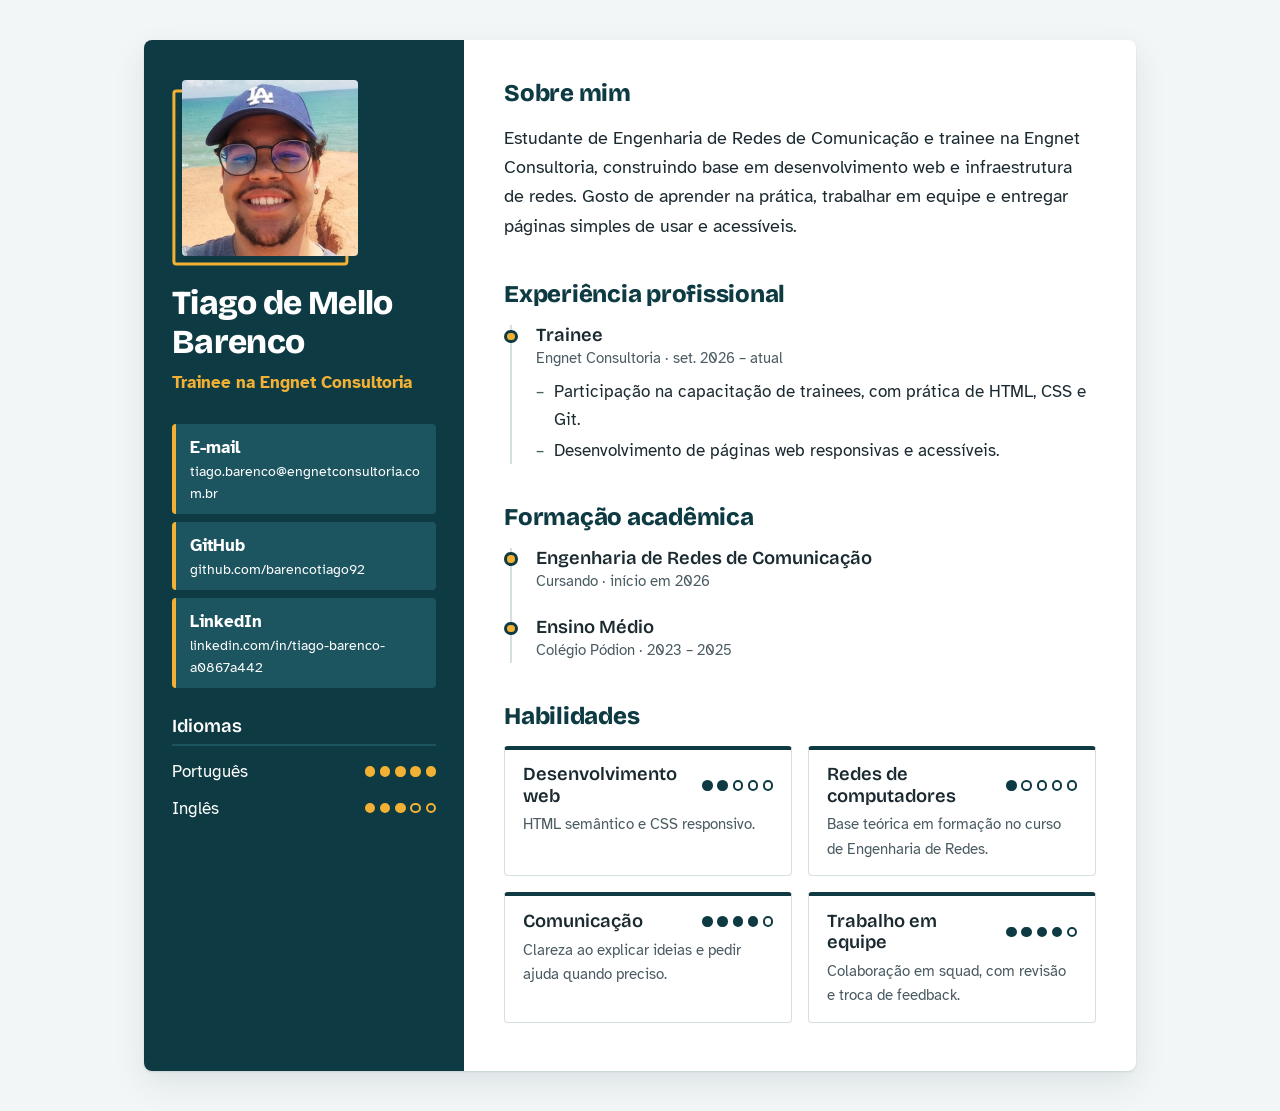
<file: index.html>
<!DOCTYPE html>
<html lang="pt-BR">
<head>
  <meta charset="UTF-8">
  <meta name="viewport" content="width=device-width, initial-scale=1">
  <meta name="description" content="Currículo de Tiago de Mello Barenco – Trainee na Engnet Consultoria e estudante de Engenharia de Redes de Comunicação">
  <meta name="color-scheme" content="light dark">
  <title>Tiago de Mello Barenco | Currículo</title>

  <link rel="preconnect" href="https://fonts.googleapis.com">
  <link rel="preconnect" href="https://fonts.gstatic.com" crossorigin>
  <link rel="stylesheet" href="https://fonts.googleapis.com/css2?family=Atkinson+Hyperlegible:ital,wght@0,400;0,700;1,400&family=Bricolage+Grotesque:opsz,wght@12..96,600;12..96,800&display=swap">
  <style>
    /* =========================================================
       Currículo – HTML e CSS puro (sem bibliotecas)
       ========================================================= */

    /* ---------- Variáveis ---------- */
    :root {
      --papel: #f3f6f6;
      --folha: #ffffff;
      --tinta: #1b2a30;
      --tinta-suave: #4a5b62;
      --petroleo: #0e3b43;
      --petroleo-claro: #1c5560;
      --ambar: #f2b134;
      --link: #0b5c6b;
      --linha: #d5dfe0;

      --fonte-titulo: "Bricolage Grotesque", "Trebuchet MS", system-ui, sans-serif;
      --fonte-texto: "Atkinson Hyperlegible", Verdana, system-ui, sans-serif;

      --largura-lateral: 20rem;
    }

    /* Tema escuro (segue a preferência do sistema) */
    @media (prefers-color-scheme: dark) {
      :root {
        --papel: #0b1a1e;
        --folha: #12262b;
        --tinta: #e8f0f1;
        --tinta-suave: #a9bcc0;
        --petroleo: #7fd1de;
        --linha: #2b4249;
        --link: #8fdbe7;
      }

      .lateral {
        --petroleo: #0a2c33;
      }
    }

    /* ---------- Base ---------- */
    *,
    *::before,
    *::after {
      box-sizing: border-box;
    }

    html {
      scroll-behavior: smooth;
    }

    body {
      margin: 0;
      background: var(--papel);
      color: var(--tinta);
      font-family: var(--fonte-texto);
      font-size: 1.0625rem;
      line-height: 1.6;
    }

    h1, h2, h3 {
      font-family: var(--fonte-titulo);
      line-height: 1.15;
      margin: 0;
    }

    p, ul, ol {
      margin: 0;
    }

    ul, ol {
      padding: 0;
      list-style: none;
    }

    a {
      color: var(--link);
      text-underline-offset: 0.2em;
    }

    /* Foco visível para navegação por teclado */
    :focus-visible {
      outline: 3px solid var(--ambar);
      outline-offset: 3px;
    }

    .lateral :focus-visible {
      outline-color: #ffffff;
    }

    /* ---------- Acessibilidade ---------- */
    .visualmente-oculto {
      position: absolute;
      width: 1px;
      height: 1px;
      margin: -1px;
      padding: 0;
      overflow: hidden;
      clip: rect(0 0 0 0);
      white-space: nowrap;
      border: 0;
    }

    /* ---------- Layout principal ---------- */
    .pagina {
      display: grid;
      grid-template-columns: var(--largura-lateral) 1fr;
      max-width: 62rem;
      margin: 2.5rem auto;
      background: var(--folha);
      border-radius: 0.5rem;
      overflow: hidden;
      box-shadow: 0 1px 2px rgb(14 59 67 / 0.12), 0 12px 32px rgb(14 59 67 / 0.1);
    }

    /* ---------- Barra lateral ---------- */
    .lateral {
      background: var(--petroleo);
      color: #ffffff;
      padding: 2.5rem 1.75rem;
      display: flex;
      flex-direction: column;
      gap: 1.75rem;
    }

    .foto {
      margin: 0 0 0 0.6rem;
      position: relative;
      width: 11rem;
    }

    /* moldura âmbar deslocada atrás da foto */
    .foto::before {
      content: "";
      position: absolute;
      inset: 0;
      transform: translate(-0.6rem, 0.6rem);
      border: 3px solid var(--ambar);
      border-radius: 0.25rem;
    }

    .foto img {
      position: relative;
      display: block;
      width: 100%;
      height: auto;
      aspect-ratio: 1;
      object-fit: cover;
      object-position: center top;
      border-radius: 0.25rem;
      background: var(--petroleo-claro);
    }

    .nome {
      font-size: 2.1rem;
      font-weight: 800;
      letter-spacing: -0.02em;
    }

    .cargo {
      margin-top: 0.5rem;
      color: var(--ambar);
      font-weight: 700;
    }

    .lateral h2 {
      font-size: 1.15rem;
      font-weight: 600;
      margin-bottom: 0.75rem;
      padding-bottom: 0.4rem;
      border-bottom: 2px solid var(--petroleo-claro);
    }

    /* ---------- Contatos ---------- */
    .contatos ul {
      display: grid;
      gap: 0.5rem;
    }

    .contatos a {
      display: block;
      padding: 0.6rem 0.85rem;
      color: #ffffff;
      font-weight: 700;
      text-decoration: none;
      background: var(--petroleo-claro);
      border-left: 4px solid var(--ambar);
      border-radius: 0.25rem;
      transition: background-color 0.15s;
    }

    .contatos a:hover {
      background: #246b78;
    }

    .detalhe {
      display: block;
      font-size: 0.85rem;
      font-weight: 400;
      overflow-wrap: anywhere;
    }

    /* Validação só com CSS: marca como inválido o link que não segue o padrão esperado */
    .contatos a[data-tipo="email"]:not([href^="mailto:"]),
    .contatos a[data-tipo="github"]:not([href^="https://github.com/"]),
    .contatos a[data-tipo="linkedin"]:not([href^="https://www.linkedin.com/in/"]):not([href^="https://linkedin.com/in/"]) {
      border-left-color: #ff9d9d;
      text-decoration: line-through;
      opacity: 0.8;
    }

    /* ---------- Nível (pontinhos) ---------- */
    .nivel {
      display: inline-flex;
      gap: 0.3rem;
      flex-shrink: 0;
    }

    .nivel span {
      width: 0.65rem;
      height: 0.65rem;
      border: 2px solid currentColor;
      border-radius: 50%;
    }

    .nivel .on {
      background: currentColor;
    }

    /* ---------- Idiomas ---------- */
    .idiomas {
      display: grid;
      gap: 0.6rem;
    }

    .idiomas li {
      display: flex;
      justify-content: space-between;
      align-items: center;
      gap: 1rem;
    }

    .idiomas .nivel {
      color: var(--ambar);
    }

    /* ---------- Conteúdo principal ---------- */
    .principal {
      padding: 2.5rem 2.5rem 3rem;
      display: grid;
      gap: 2.5rem;
      align-content: start;
    }

    .principal:focus {
      outline: none;
    }

    .principal h2 {
      font-size: 1.5rem;
      font-weight: 800;
      letter-spacing: -0.01em;
      color: var(--petroleo);
      margin-bottom: 1rem;
    }

    .principal h3 {
      font-size: 1.15rem;
      font-weight: 600;
    }

    .resumo {
      max-width: 62ch;
      font-size: 1.15rem;
    }

    .meta {
      color: var(--tinta-suave);
      font-size: 0.95rem;
    }

    /* ---------- Linha do tempo (experiência e formação) ---------- */
    .linha-do-tempo {
      border-left: 2px solid var(--linha);
      margin-left: 0.4rem;
    }

    .linha-do-tempo > li {
      position: relative;
      padding: 0 0 1.5rem 1.5rem;
    }

    .linha-do-tempo > li:last-child {
      padding-bottom: 0;
    }

    .linha-do-tempo > li::before {
      content: "";
      position: absolute;
      left: -0.5rem;
      top: 0.3rem;
      width: 0.85rem;
      height: 0.85rem;
      background: var(--ambar);
      border: 3px solid var(--petroleo);
      border-radius: 50%;
    }

    .linha-do-tempo ul {
      margin-top: 0.5rem;
      display: grid;
      gap: 0.25rem;
    }

    .linha-do-tempo ul li {
      position: relative;
      padding-left: 1.1rem;
      max-width: 62ch;
    }

    .linha-do-tempo ul li::before {
      content: "–";
      position: absolute;
      left: 0;
      color: var(--tinta-suave);
    }

    /* ---------- Habilidades em detalhe ---------- */
    .habilidades {
      display: grid;
      grid-template-columns: repeat(2, 1fr);
      gap: 1rem;
    }

    .habilidades li {
      padding: 0.9rem 1.1rem;
      border: 1px solid var(--linha);
      border-top: 4px solid var(--petroleo);
      border-radius: 0.25rem;
    }

    .habilidade-topo {
      display: flex;
      justify-content: space-between;
      align-items: center;
      gap: 0.75rem;
    }

    .habilidade-topo .nivel {
      color: var(--petroleo);
    }

    .habilidades p {
      margin-top: 0.35rem;
      color: var(--tinta-suave);
      font-size: 0.95rem;
    }

    /* ---------- Responsivo ---------- */
    @media (max-width: 52rem) {
      .pagina {
        grid-template-columns: 1fr;
        margin: 0;
        border-radius: 0;
      }

      .lateral {
        padding: 2rem 1.5rem;
      }

      .principal {
        padding: 2rem 1.5rem 2.5rem;
      }
    }

    @media (max-width: 40rem) {
      .habilidades {
        grid-template-columns: 1fr;
      }
    }

    @media (max-width: 30rem) {
      body {
        font-size: 1rem;
      }

      .nome {
        font-size: 1.8rem;
      }
    }

    /* ---------- Preferências do usuário ---------- */
    @media (prefers-reduced-motion: reduce) {
      html {
        scroll-behavior: auto;
      }

      * {
        transition: none !important;
      }
    }

    /* ---------- Impressão (salvar em PDF) ---------- */
    @media print {
      body {
        background: #ffffff;
        font-size: 11pt;
      }

      .pagina {
        margin: 0;
        box-shadow: none;
        max-width: none;
      }

      .lateral {
        -webkit-print-color-adjust: exact;
        print-color-adjust: exact;
      }
    }
  </style>
</head>

<body>
  <div class="pagina">

    <!-- ============ BARRA LATERAL ============ -->
    <aside class="lateral" aria-label="Contato e idiomas">

      <figure class="foto">
        <!-- Foto embutida no próprio arquivo (base64), por isso carrega em qualquer lugar. -->
        <img src="[data-uri]" alt="Tiago de boné azul e óculos, sorrindo, com o mar ao fundo" width="480" height="480">
      </figure>

      <header>
        <h1 class="nome">Tiago de Mello Barenco</h1>
        <p class="cargo">Trainee na Engnet Consultoria</p>
      </header>

      <nav class="contatos" aria-label="Links de contato">
        <ul>
          <li>
            <a href="mailto:tiago.barenco@engnetconsultoria.com.br" target="_blank" rel="noopener noreferrer"
               data-tipo="email" aria-label="Enviar e-mail (abre em nova aba)">
              E-mail
              <span class="detalhe">tiago.barenco@engnetconsultoria.com.br</span>
            </a>
          </li>
          <li>
            <a href="https://github.com/barencotiago92" target="_blank" rel="noopener noreferrer"
               data-tipo="github" aria-label="GitHub (abre em nova aba)">
              GitHub
              <span class="detalhe">github.com/barencotiago92</span>
            </a>
          </li>
          <li>
            <a href="https://www.linkedin.com/in/tiago-barenco-a0867a442" target="_blank" rel="noopener noreferrer"
               data-tipo="linkedin" aria-label="LinkedIn (abre em nova aba)">
              LinkedIn
              <span class="detalhe">linkedin.com/in/tiago-barenco-a0867a442</span>
            </a>
          </li>
        </ul>
      </nav>

      <section aria-labelledby="titulo-idiomas">
        <h2 id="titulo-idiomas">Idiomas</h2>
        <ul class="idiomas">
          <!-- AJUSTE os níveis para a sua realidade (1 a 5 pontos) -->
          <li>
            <span>Português</span>
            <span class="nivel" role="img" aria-label="Nativo">
              <span class="on"></span><span class="on"></span><span class="on"></span><span class="on"></span><span class="on"></span>
            </span>
          </li>
          <li>
            <span>Inglês</span>
            <span class="nivel" role="img" aria-label="Intermediário, 3 de 5">
              <span class="on"></span><span class="on"></span><span class="on"></span><span></span><span></span>
            </span>
          </li>
        </ul>
      </section>

    </aside>

    <!-- ============ CONTEÚDO PRINCIPAL ============ -->
    <main id="conteudo" class="principal" tabindex="-1">

      <section aria-labelledby="titulo-sobre">
        <h2 id="titulo-sobre">Sobre mim</h2>
        <p class="resumo">
          Estudante de Engenharia de Redes de Comunicação e trainee na Engnet Consultoria,
          construindo base em desenvolvimento web e infraestrutura de redes.
          Gosto de aprender na prática, trabalhar em equipe e entregar páginas simples de usar e acessíveis.
        </p>
      </section>

      <section aria-labelledby="titulo-experiencia">
        <h2 id="titulo-experiencia">Experiência profissional</h2>
        <ol class="linha-do-tempo">
          <li>
            <h3>Trainee</h3>
            <p class="meta">Engnet Consultoria · <time datetime="2026-09">set. 2026</time> – atual</p>
            <ul>
              <li>Participação na capacitação de trainees, com prática de HTML, CSS e Git.</li>
              <li>Desenvolvimento de páginas web responsivas e acessíveis.</li>
            </ul>
          </li>
        </ol>
      </section>

      <section aria-labelledby="titulo-formacao">
        <h2 id="titulo-formacao">Formação acadêmica</h2>
        <ol class="linha-do-tempo">
          <li>
            <h3>Engenharia de Redes de Comunicação</h3>
            <p class="meta">Cursando · início em <time datetime="2026">2026</time></p>
          </li>
          <li>
            <h3>Ensino Médio</h3>
            <p class="meta">Colégio Pódion · <time datetime="2023">2023</time> – <time datetime="2025">2025</time></p>
          </li>
        </ol>
      </section>

      <section aria-labelledby="titulo-habilidades">
        <h2 id="titulo-habilidades">Habilidades</h2>
        <!-- AJUSTE nomes, descrições e níveis (1 a 5 pontos) -->
        <ul class="habilidades">
          <li>
            <div class="habilidade-topo">
              <h3>Desenvolvimento web</h3>
              <span class="nivel" role="img" aria-label="Nível 2 de 5">
                <span class="on"></span><span class="on"></span><span></span><span></span><span></span>
              </span>
            </div>
            <p>HTML semântico e CSS responsivo.</p>
          </li>
          <li>
            <div class="habilidade-topo">
              <h3>Redes de computadores</h3>
              <span class="nivel" role="img" aria-label="Nível 1 de 5">
                <span class="on"></span><span></span><span></span><span></span><span></span>
              </span>
            </div>
            <p>Base teórica em formação no curso de Engenharia de Redes.</p>
          </li>
          <li>
            <div class="habilidade-topo">
              <h3>Comunicação</h3>
              <span class="nivel" role="img" aria-label="Nível 4 de 5">
                <span class="on"></span><span class="on"></span><span class="on"></span><span class="on"></span><span></span>
              </span>
            </div>
            <p>Clareza ao explicar ideias e pedir ajuda quando preciso.</p>
          </li>
          <li>
            <div class="habilidade-topo">
              <h3>Trabalho em equipe</h3>
              <span class="nivel" role="img" aria-label="Nível 4 de 5">
                <span class="on"></span><span class="on"></span><span class="on"></span><span class="on"></span><span></span>
              </span>
            </div>
            <p>Colaboração em squad, com revisão e troca de feedback.</p>
          </li>
        </ul>
      </section>

    </main>
  </div>

</body>
</html>
</file>
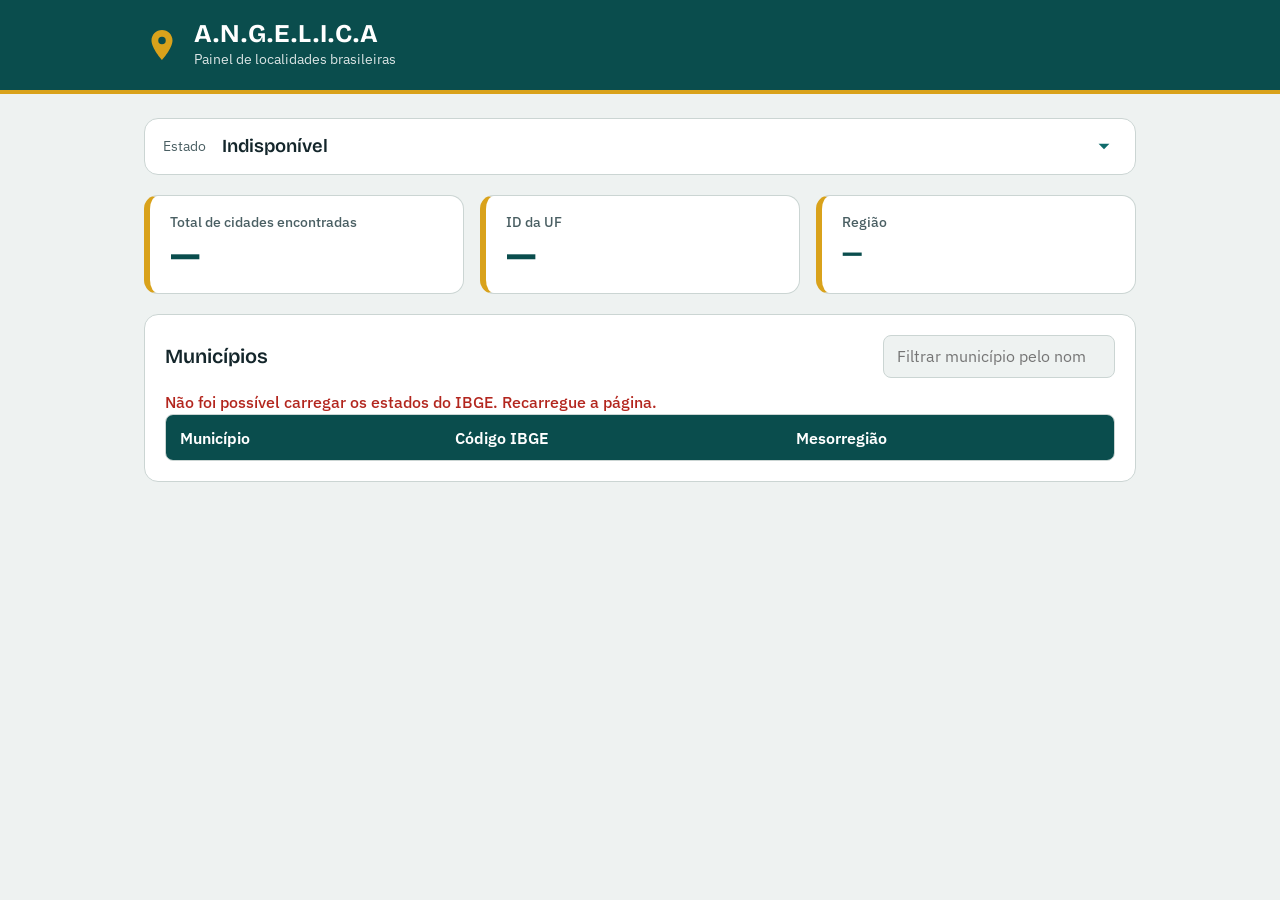
<file: A.N.G.E.L.I.C.A.html>
<!DOCTYPE html>
<html lang="pt-BR">
<head>
  <meta charset="UTF-8">
  <meta name="viewport" content="width=device-width, initial-scale=1">
  <title>A.N.G.E.L.I.C.A | Painel de Localidades</title>
  <link rel="preconnect" href="https://fonts.googleapis.com">
  <link rel="preconnect" href="https://fonts.gstatic.com" crossorigin>
  <link href="https://fonts.googleapis.com/css2?family=Bricolage+Grotesque:wght@600;700&family=IBM+Plex+Sans:wght@400;500;600&display=swap" rel="stylesheet">
  <style>
:root {
  --color-bg: #eef2f1;
  --color-surface: #ffffff;
  --color-ink: #14262b;
  --color-ink-soft: #4a5f63;
  --color-primary: #0f6b6b;
  --color-primary-dark: #0a4d4d;
  --color-accent: #d9a21b;
  --color-line: #cbd5d3;
  --color-focus: #1b6ef3;
  --radius-card: 14px;
  --radius-control: 8px;
  --font-title: "Bricolage Grotesque", system-ui, sans-serif;
  --font-body: "IBM Plex Sans", system-ui, sans-serif;
}

* { box-sizing: border-box; margin: 0; }
body { background: var(--color-bg); color: var(--color-ink); font: 400 1rem/1.5 var(--font-body); }
:focus-visible { outline: 3px solid var(--color-focus); outline-offset: 2px; }
.visually-hidden { position: absolute; width: 1px; height: 1px; overflow: hidden; clip: rect(0 0 0 0); }

/* Header */
.header { background: var(--color-primary-dark); color: #fff; border-bottom: 4px solid var(--color-accent); }
.header__brand { max-width: 1040px; margin: 0 auto; padding: 1.25rem 1.5rem; display: flex; align-items: center; gap: 0.85rem; }
.header__icon { width: 36px; height: 36px; fill: var(--color-accent); flex-shrink: 0; }
.header__title { font: 700 1.6rem/1.1 var(--font-title); letter-spacing: 0.04em; }
.header__subtitle { font-size: 0.9rem; opacity: 0.85; }

/* Layout */
.content { max-width: 1040px; margin: 0 auto; padding: 1.5rem; display: grid; gap: 1.25rem; }

/* Accordion */
.selector { position: relative; }
.selector__toggle {
  width: 100%; display: flex; align-items: center; gap: 1rem; text-align: left;
  padding: 0.9rem 1.1rem; background: var(--color-surface); color: var(--color-ink);
  border: 1.5px solid var(--color-line); border-radius: var(--radius-card); cursor: pointer; font: inherit;
}
.selector__toggle:hover { border-color: var(--color-primary); }
.selector__label { color: var(--color-ink-soft); font-size: 0.85rem; }
.selector__value { font: 600 1.15rem var(--font-title); flex: 1; }
.selector__chevron { width: 26px; height: 26px; fill: var(--color-primary); transition: transform 0.2s; }
.selector__toggle[aria-expanded="true"] { border-color: var(--color-primary); border-bottom-left-radius: 0; border-bottom-right-radius: 0; }
.selector__toggle[aria-expanded="true"] .selector__chevron { transform: rotate(180deg); }

.selector__panel {
  background: var(--color-surface); border: 1.5px solid var(--color-primary); border-top: 0;
  border-radius: 0 0 var(--radius-card) var(--radius-card); padding: 1rem 1.1rem; display: grid; gap: 1rem;
}
.selector__panel[hidden] { display: none; }
.region-group__name { font: 600 0.95rem var(--font-title); color: var(--color-primary-dark); margin-bottom: 0.4rem; }
.region-group__list { display: flex; flex-wrap: wrap; gap: 0.5rem; }
.state-button {
  padding: 0.45rem 0.8rem; border: 1.5px solid var(--color-line); border-radius: var(--radius-control);
  background: var(--color-bg); color: var(--color-ink); font: 500 0.9rem var(--font-body); cursor: pointer;
}
.state-button:hover { border-color: var(--color-primary); background: #e1efed; }
.state-button[aria-current="true"] { background: var(--color-primary); border-color: var(--color-primary); color: #fff; }

/* Summary cards */
.summary { display: grid; grid-template-columns: repeat(auto-fit, minmax(220px, 1fr)); gap: 1rem; }
.card { background: var(--color-surface); border: 1.5px solid var(--color-line); border-left: 6px solid var(--color-accent); border-radius: var(--radius-card); padding: 1rem 1.25rem; }
.card__label { font: 500 0.9rem var(--font-body); color: var(--color-ink-soft); }
.card__value { font: 700 2.4rem/1.2 var(--font-title); color: var(--color-primary-dark); }
.card__value--text { font-size: 1.6rem; padding-top: 0.45rem; }

/* Table */
.table-card { background: var(--color-surface); border: 1.5px solid var(--color-line); border-radius: var(--radius-card); padding: 1.25rem; }
.table-card__toolbar { display: flex; flex-wrap: wrap; justify-content: space-between; align-items: center; gap: 0.75rem; margin-bottom: 0.75rem; }
.table-card__title { font: 600 1.25rem var(--font-title); }
.search input { width: min(340px, 100%); padding: 0.55rem 0.8rem; border: 1.5px solid var(--color-line); border-radius: var(--radius-control); font: inherit; }
.search input:disabled { background: var(--color-bg); }
.status { min-height: 1.5rem; color: var(--color-ink-soft); }
.status--error { color: #b3261e; font-weight: 500; }
.table-wrapper { max-height: 480px; overflow: auto; border: 1px solid var(--color-line); border-radius: var(--radius-control); }
.table { width: 100%; border-collapse: collapse; }
.table th { position: sticky; top: 0; background: var(--color-primary-dark); color: #fff; text-align: left; padding: 0.65rem 0.9rem; font-weight: 600; }
.table td { padding: 0.6rem 0.9rem; border-top: 1px solid var(--color-line); }
.table tbody tr:nth-child(even) { background: #f6f9f8; }
.table a { color: var(--color-primary); font-weight: 500; text-decoration: underline; text-underline-offset: 3px; }
.table a:hover { color: var(--color-primary-dark); }

@media (max-width: 600px) {
  .content { padding: 1rem; }
  .table th:nth-child(3), .table td:nth-child(3) { display: none; }
}
@media (prefers-reduced-motion: reduce) { .selector__chevron { transition: none; } }
</style>
</head>
<body>
  <header class="header">
    <div class="header__brand">
      <svg class="header__icon" viewBox="0 0 24 24" aria-hidden="true"><path d="M12 2C8.1 2 5 5.1 5 9c0 5.2 7 13 7 13s7-7.8 7-13c0-3.9-3.1-7-7-7zm0 9.5A2.5 2.5 0 1 1 12 6.5a2.5 2.5 0 0 1 0 5z"/></svg>
      <div>
        <h1 class="header__title">A.N.G.E.L.I.C.A</h1>
        <p class="header__subtitle">Painel de localidades brasileiras</p>
      </div>
    </div>
  </header>

  <main class="content">
    <section class="selector" aria-label="Seleção de estado">
      <button id="accordion-toggle" class="selector__toggle" aria-expanded="false" aria-controls="accordion-panel">
        <span class="selector__label">Estado</span>
        <span id="selected-state-label" class="selector__value">Carregando…</span>
        <svg class="selector__chevron" viewBox="0 0 24 24" aria-hidden="true"><path d="M7 10l5 5 5-5z"/></svg>
      </button>
      <div id="accordion-panel" class="selector__panel" hidden></div>
    </section>

    <section class="summary" aria-label="Resumo">
      <article class="card">
        <h2 class="card__label">Total de cidades encontradas</h2>
        <p id="city-count" class="card__value">—</p>
      </article>
      <article class="card">
        <h2 class="card__label">ID da UF</h2>
        <p id="state-id" class="card__value">—</p>
      </article>
      <article class="card">
        <h2 class="card__label">Região</h2>
        <p id="state-region" class="card__value card__value--text">—</p>
      </article>
    </section>

    <section class="table-card" aria-label="Municípios">
      <div class="table-card__toolbar">
        <h2 class="table-card__title">Municípios</h2>
        <label class="search">
          <span class="visually-hidden">Filtrar município</span>
          <input id="city-search" type="search" placeholder="Filtrar município pelo nome" autocomplete="off" disabled>
        </label>
      </div>
      <p id="status-message" class="status" role="status"></p>
      <div class="table-wrapper">
        <table class="table">
          <thead>
            <tr><th scope="col">Município</th><th scope="col">Código IBGE</th><th scope="col">Mesorregião</th></tr>
          </thead>
          <tbody id="city-table-body"></tbody>
        </table>
      </div>
    </section>
  </main>

  <script>
const IBGE_API_URL = "https://servicodados.ibge.gov.br/api/v1/localidades";
const DEFAULT_STATE_ACRONYM = "DF";

const elements = {
  accordionToggle: document.getElementById("accordion-toggle"),
  accordionPanel: document.getElementById("accordion-panel"),
  selectedStateLabel: document.getElementById("selected-state-label"),
  cityCount: document.getElementById("city-count"),
  stateId: document.getElementById("state-id"),
  stateRegion: document.getElementById("state-region"),
  citySearch: document.getElementById("city-search"),
  cityTableBody: document.getElementById("city-table-body"),
  statusMessage: document.getElementById("status-message"),
};

let states = [];
let loadedCities = [];
let selectedState = null;

async function fetchJson(url) {
  const response = await fetch(url);
  if (!response.ok) throw new Error(`Erro ${response.status} ao consultar o IBGE`);
  return response.json();
}

const fetchStates = () => fetchJson(`${IBGE_API_URL}/estados?orderBy=nome`);
const fetchCitiesByState = (stateId) => fetchJson(`${IBGE_API_URL}/estados/${stateId}/municipios?orderBy=nome`);

function buildGoogleMapsUrl(cityName, stateAcronym) {
  const query = encodeURIComponent(`${cityName}, ${stateAcronym}, Brasil`);
  return `https://www.google.com/maps/search/?api=1&query=${query}`;
}

function setStatus(message, isError = false) {
  elements.statusMessage.textContent = message;
  elements.statusMessage.classList.toggle("status--error", isError);
}

function toggleAccordion(shouldOpen) {
  elements.accordionToggle.setAttribute("aria-expanded", String(shouldOpen));
  elements.accordionPanel.hidden = !shouldOpen;
}

function renderAccordion() {
  const statesByRegion = states.reduce((groups, state) => {
    const regionName = state.regiao.nome;
    (groups[regionName] ||= []).push(state);
    return groups;
  }, {});

  elements.accordionPanel.innerHTML = "";
  Object.keys(statesByRegion).sort().forEach((regionName) => {
    const group = document.createElement("div");
    group.className = "region-group";
    group.innerHTML = `<h3 class="region-group__name">${regionName}</h3><div class="region-group__list"></div>`;
    const list = group.querySelector(".region-group__list");

    statesByRegion[regionName].forEach((state) => {
      const button = document.createElement("button");
      button.type = "button";
      button.className = "state-button";
      button.textContent = `${state.nome} (${state.sigla})`;
      button.dataset.acronym = state.sigla;
      list.appendChild(button);
    });
    elements.accordionPanel.appendChild(group);
  });
}

function markSelectedStateButton() {
  elements.accordionPanel.querySelectorAll(".state-button").forEach((button) => {
    button.setAttribute("aria-current", String(button.dataset.acronym === selectedState.sigla));
  });
}

function renderCities(cities) {
  elements.cityTableBody.innerHTML = "";
  const fragment = document.createDocumentFragment();

  cities.forEach((city) => {
    const row = document.createElement("tr");
    const mesoregion = city.microrregiao?.mesorregiao?.nome ?? "—";

    const nameCell = document.createElement("td");
    const link = document.createElement("a");
    link.href = buildGoogleMapsUrl(city.nome, selectedState.sigla);
    link.target = "_blank";
    link.rel = "noopener noreferrer";
    link.textContent = city.nome;
    nameCell.appendChild(link);

    const idCell = document.createElement("td");
    idCell.textContent = city.id;
    const mesoCell = document.createElement("td");
    mesoCell.textContent = mesoregion;

    row.append(nameCell, idCell, mesoCell);
    fragment.appendChild(row);
  });
  elements.cityTableBody.appendChild(fragment);
}

function updateSummary() {
  elements.cityCount.textContent = loadedCities.length;
  elements.stateId.textContent = selectedState.id;
  elements.stateRegion.textContent = selectedState.regiao.nome;
  elements.selectedStateLabel.textContent = `${selectedState.nome} (${selectedState.sigla})`;
}

function normalizeText(text) {
  return text.normalize("NFD").replace(/[\u0300-\u036f]/g, "").toLowerCase().trim();
}

function filterCities() {
  const searchTerm = normalizeText(elements.citySearch.value);
  const filteredCities = loadedCities.filter((city) => normalizeText(city.nome).includes(searchTerm));
  renderCities(filteredCities);
  setStatus(filteredCities.length ? "" : "Nenhum município encontrado para esse filtro.");
}

async function selectState(state) {
  selectedState = state;
  elements.citySearch.value = "";
  elements.citySearch.disabled = true;
  elements.cityTableBody.innerHTML = "";
  setStatus("Carregando municípios…");
  markSelectedStateButton();
  elements.selectedStateLabel.textContent = `${state.nome} (${state.sigla})`;

  try {
    loadedCities = await fetchCitiesByState(state.id);
    updateSummary();
    renderCities(loadedCities);
    elements.citySearch.disabled = false;
    setStatus("");
  } catch (error) {
    elements.cityCount.textContent = "—";
    setStatus("Não foi possível carregar os municípios. Verifique sua conexão e escolha o estado novamente.", true);
    console.error(error);
  }
}

async function init() {
  elements.accordionToggle.addEventListener("click", () => {
    toggleAccordion(elements.accordionToggle.getAttribute("aria-expanded") !== "true");
  });

  elements.accordionPanel.addEventListener("click", (event) => {
    const button = event.target.closest(".state-button");
    if (!button) return;
    const state = states.find((item) => item.sigla === button.dataset.acronym);
    toggleAccordion(false);
    selectState(state);
  });

  elements.citySearch.addEventListener("input", filterCities);

  try {
    states = await fetchStates();
    renderAccordion();
    await selectState(states.find((state) => state.sigla === DEFAULT_STATE_ACRONYM) ?? states[0]);
  } catch (error) {
    elements.selectedStateLabel.textContent = "Indisponível";
    setStatus("Não foi possível carregar os estados do IBGE. Recarregue a página.", true);
    console.error(error);
  }
}

init();
</script>
</body>
</html>
</file>
